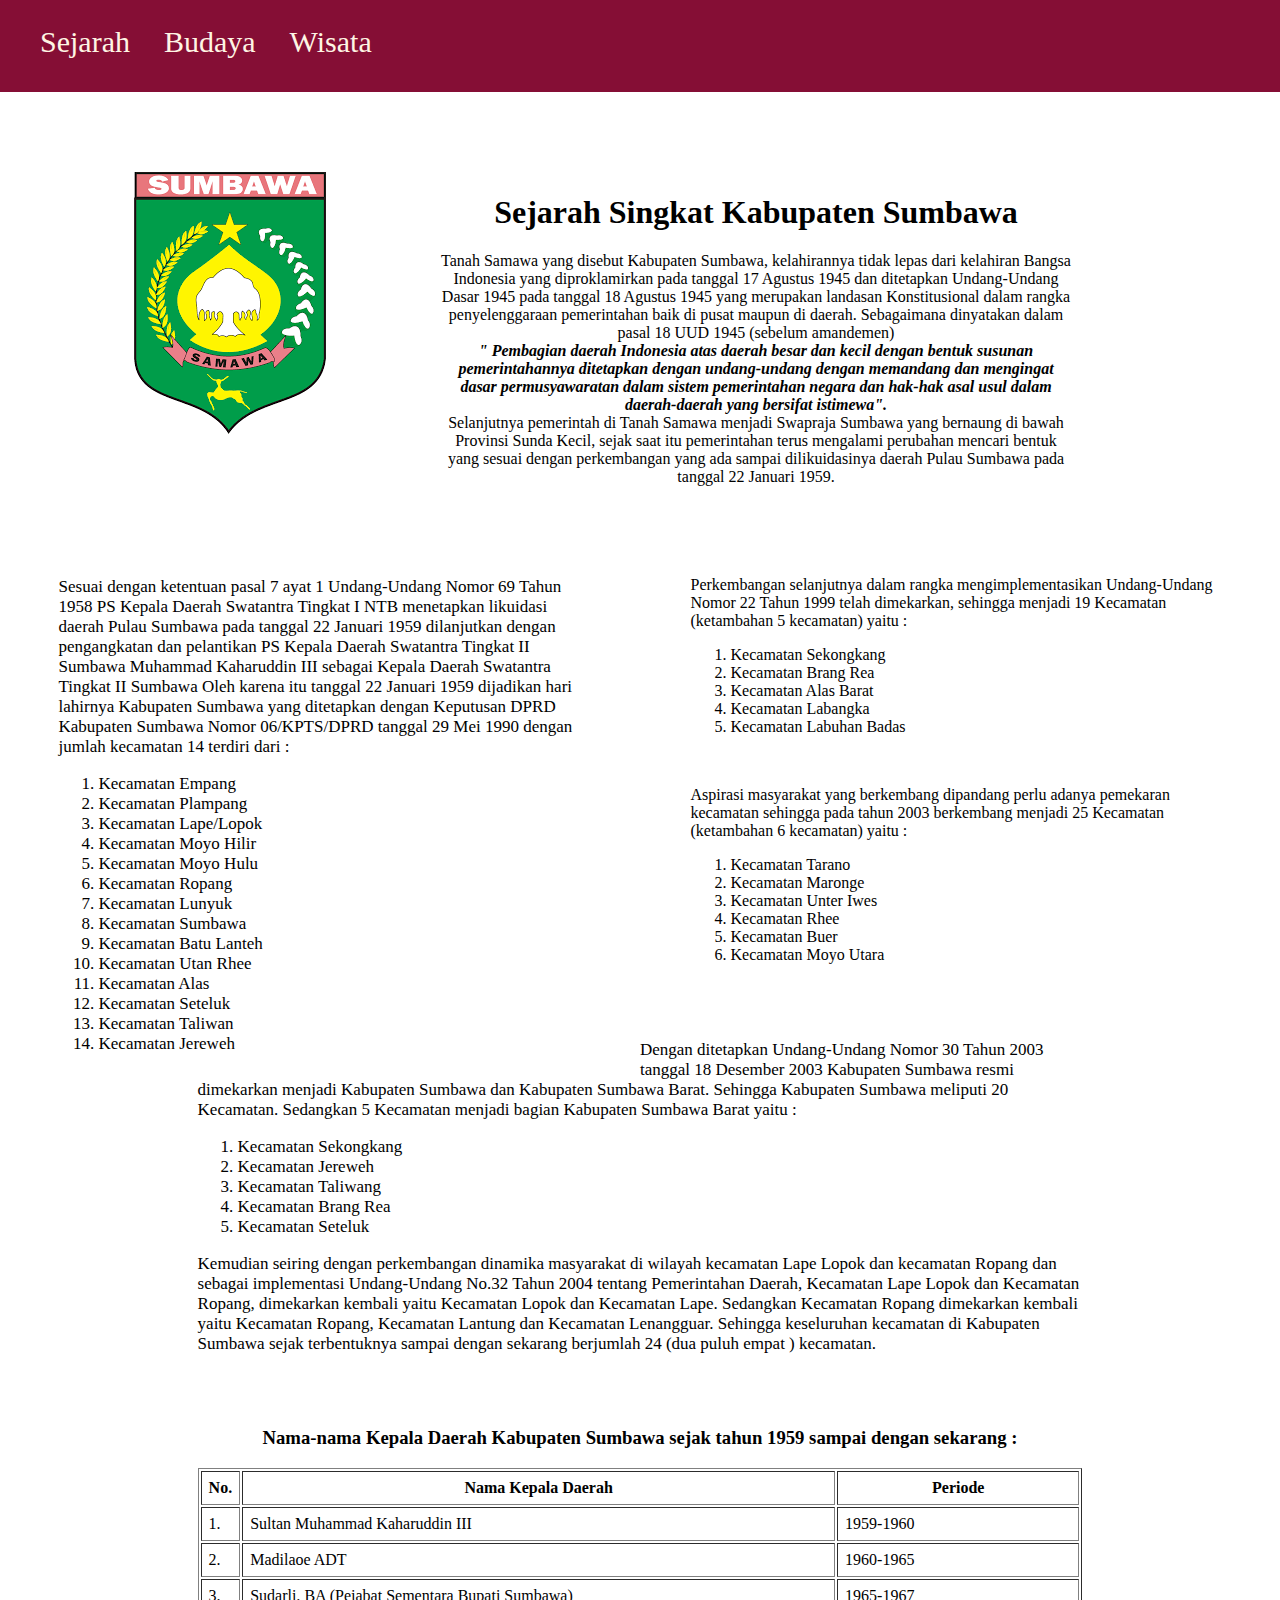
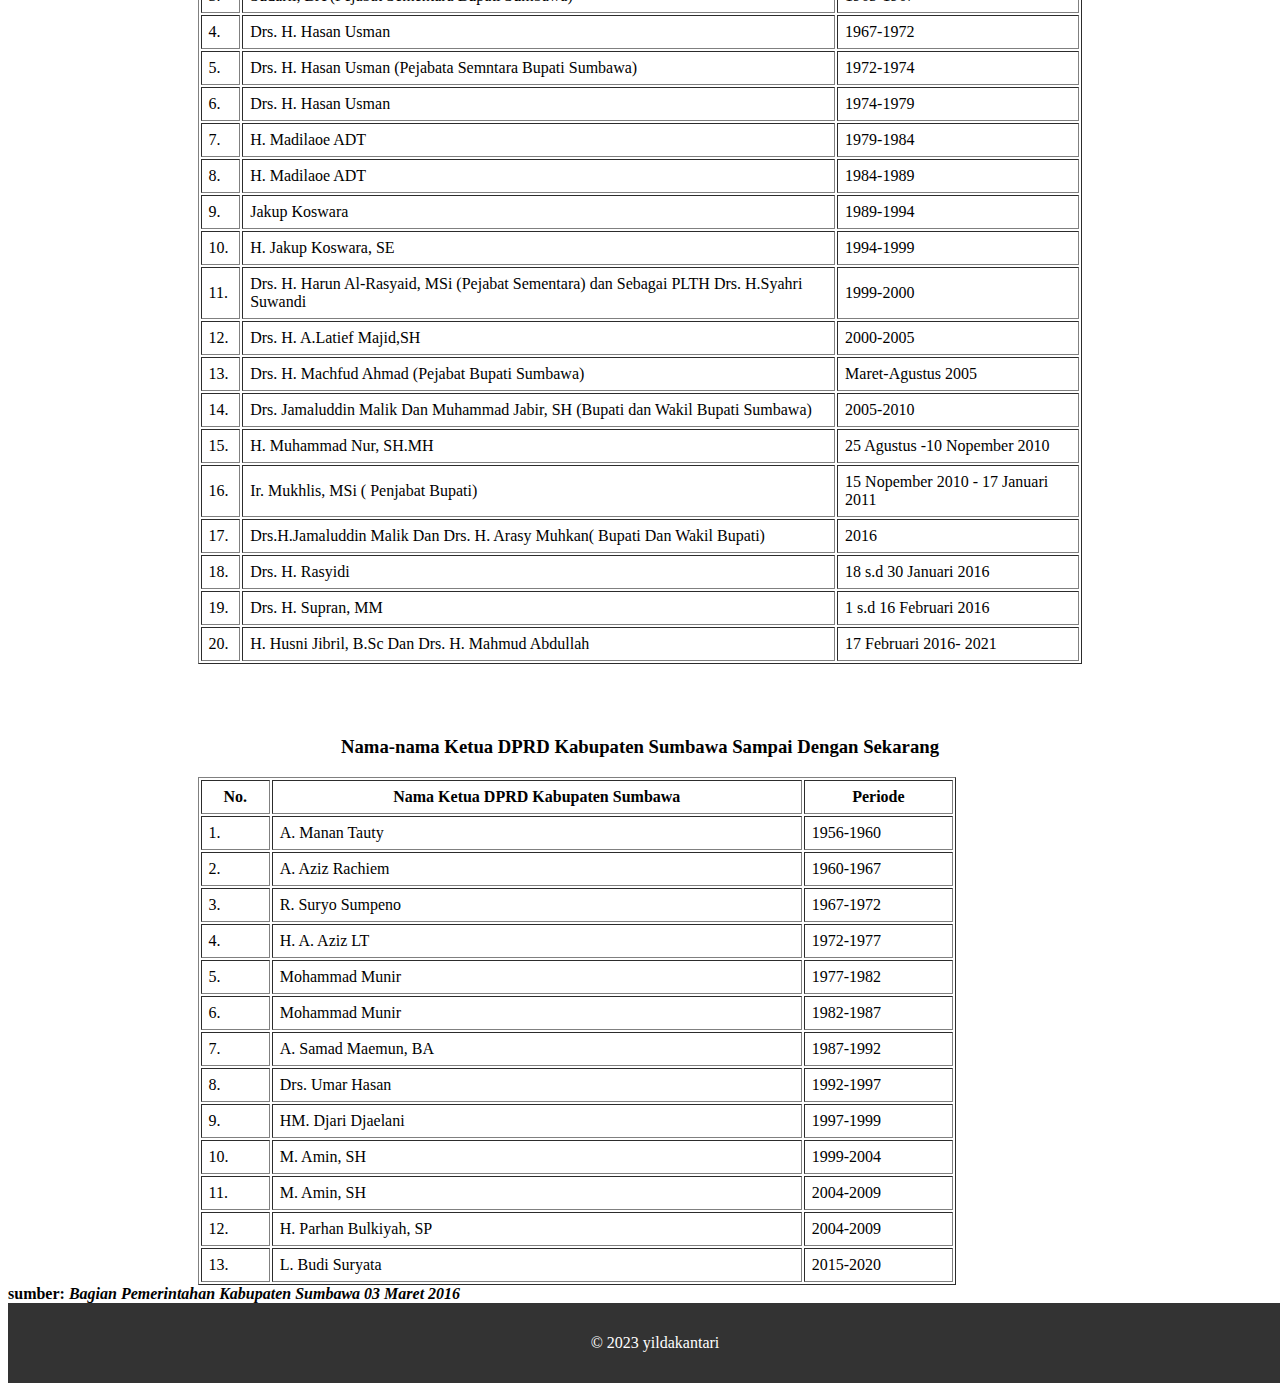
<file: index.html>
<!DOCTYPE html>
<html lang="en">
<head>
    <meta charset="UTF-8">
    <meta name="viewport" content="width=device-width, initial-scale=1.0">
    <title>sejarah</title>
    <link rel="stylesheet" href="assets/css/sejarah.css">
</head>
<body>
    <div class="topbar">
        <a href="index.html">Sejarah</a>
        <a href="budaya.html">Budaya</a>
        <a href="wisata.html">Wisata</a>       
    </div>

    <div class="left">
        <img src="assets/img/lgsbw.png" alt="logo sumbawa">
    </div>

    <div class="right">
        <h1>Sejarah Singkat Kabupaten Sumbawa</h1>
        <p>Tanah Samawa yang disebut Kabupaten Sumbawa, kelahirannya tidak lepas dari kelahiran Bangsa Indonesia yang diproklamirkan pada tanggal 17 Agustus 1945 dan ditetapkan Undang-Undang Dasar 1945 pada tanggal 18 Agustus 1945 yang merupakan landasan Konstitusional dalam rangka penyelenggaraan pemerintahan baik di pusat maupun di daerah. Sebagaimana dinyatakan dalam pasal 18 UUD 1945 (sebelum amandemen) <br> <b><i> " Pembagian daerah Indonesia atas daerah besar dan kecil dengan bentuk susunan pemerintahannya ditetapkan dengan undang-undang dengan memandang dan mengingat dasar permusyawaratan dalam sistem pemerintahan negara dan hak-hak asal usul dalam daerah-daerah yang bersifat istimewa".</i></b><br>Selanjutnya pemerintah di Tanah Samawa menjadi Swapraja Sumbawa yang bernaung di bawah Provinsi Sunda Kecil, sejak saat itu pemerintahan terus mengalami perubahan mencari bentuk yang sesuai dengan perkembangan yang ada sampai dilikuidasinya daerah Pulau Sumbawa pada tanggal 22 Januari 1959.</p>
    </div>

    <br><br><br>

    <article id="article1">
    <p>Sesuai dengan ketentuan pasal 7 ayat 1 Undang-Undang Nomor 69 Tahun 1958 PS Kepala Daerah Swatantra Tingkat I NTB menetapkan likuidasi daerah Pulau Sumbawa pada tanggal 22 Januari 1959 dilanjutkan dengan pengangkatan dan pelantikan PS Kepala Daerah Swatantra Tingkat II Sumbawa Muhammad Kaharuddin III sebagai Kepala Daerah Swatantra Tingkat II Sumbawa Oleh karena itu tanggal 22 Januari 1959 dijadikan hari lahirnya Kabupaten Sumbawa yang ditetapkan dengan Keputusan DPRD Kabupaten Sumbawa Nomor 06/KPTS/DPRD tanggal 29 Mei 1990 dengan jumlah kecamatan 14 terdiri dari :
    <ol>
        <li>Kecamatan Empang</li>
        <li>Kecamatan Plampang</li>
        <li>Kecamatan Lape/Lopok</li>
        <li>Kecamatan Moyo Hilir</li>
        <li>Kecamatan Moyo Hulu</li>
        <li>Kecamatan Ropang</li>
        <li>Kecamatan Lunyuk</li>
        <li>Kecamatan Sumbawa</li>
        <li>Kecamatan Batu Lanteh</li>
        <li>Kecamatan Utan Rhee</li>
        <li>Kecamatan Alas</li>
        <li>Kecamatan Seteluk</li>
        <li>Kecamatan Taliwan</li>
        <li>Kecamatan Jereweh</li>
    </ol>
    </p>
    </article>

    <article id="article2">
        <p>Perkembangan selanjutnya dalam rangka mengimplementasikan Undang-Undang Nomor 22 Tahun 1999 telah dimekarkan, sehingga menjadi 19 Kecamatan (ketambahan 5 kecamatan) yaitu :
            <ol>
                <li>Kecamatan Sekongkang</li>
                <li>Kecamatan Brang Rea</li>
                <li>Kecamatan Alas Barat</li>
                <li>Kecamatan Labangka</li>
                <li>Kecamatan Labuhan Badas</li>
            </ol>
        </p>
        <br>
        <p>Aspirasi masyarakat yang berkembang dipandang perlu adanya pemekaran kecamatan sehingga pada tahun 2003 berkembang menjadi 25 Kecamatan (ketambahan 6 kecamatan) yaitu :
            <ol>
                <li>Kecamatan Tarano</li>
                <li>Kecamatan Maronge</li>
                <li>Kecamatan Unter Iwes</li>
                <li>Kecamatan Rhee</li>
                <li>Kecamatan Buer</li>
                <li>Kecamatan Moyo Utara</li>
            </ol>
        </p>
        <br>
    </article>

    <article id="article3">
        <p>Dengan ditetapkan Undang-Undang Nomor 30 Tahun 2003 tanggal 18 Desember 2003 Kabupaten Sumbawa resmi dimekarkan menjadi Kabupaten Sumbawa dan Kabupaten Sumbawa Barat. Sehingga Kabupaten Sumbawa meliputi 20 Kecamatan. Sedangkan 5 Kecamatan menjadi bagian Kabupaten Sumbawa Barat yaitu :
            <ol>
                <li>Kecamatan Sekongkang</li>
                <li>Kecamatan Jereweh</li>
                <li>Kecamatan Taliwang</li>
                <li>Kecamatan Brang Rea</li>
                <li>Kecamatan Seteluk</li>
            </ol>
        </p>
        <p>Kemudian seiring dengan perkembangan dinamika masyarakat di wilayah kecamatan Lape Lopok dan kecamatan Ropang dan sebagai implementasi Undang-Undang No.32 Tahun 2004 tentang Pemerintahan Daerah, Kecamatan Lape Lopok dan Kecamatan Ropang, dimekarkan kembali yaitu Kecamatan Lopok dan Kecamatan Lape. Sedangkan  Kecamatan Ropang dimekarkan kembali yaitu Kecamatan Ropang,  Kecamatan Lantung  dan  Kecamatan Lenangguar. Sehingga keseluruhan kecamatan di Kabupaten Sumbawa sejak terbentuknya sampai dengan sekarang berjumlah 24 (dua puluh empat ) kecamatan.</p>
    </article>
    <br>

    <div class="table1">
        <h3>Nama-nama Kepala Daerah Kabupaten Sumbawa sejak tahun 1959 sampai dengan sekarang :</h3>
        <table border="1" cellpadding="7px" cellspacing="2px">
            <tr>
                <th>No.</th>
                <th>Nama Kepala Daerah</th>
                <th>Periode</th>
            </tr>
            <tr>
                <td>1.</td>
                <td>Sultan Muhammad Kaharuddin III</td>
                <td>1959-1960</td>
            </tr>
            <tr>
                <td>2.</td>
                <td>Madilaoe ADT</td>
                <td>1960-1965</td>
            </tr>
            <tr>
                <td>3.</td>
                <td>Sudarli, BA (Pejabat Sementara Bupati Sumbawa)</td>
                <td>1965-1967</td>
            </tr>
            <tr>
                <td>4.</td>
                <td>Drs. H. Hasan Usman</td>
                <td>1967-1972</td>
            </tr>
            <tr>
                <td>5.</td>
                <td>Drs. H. Hasan Usman (Pejabata Semntara Bupati Sumbawa)</td>
                <td>1972-1974</td>
            </tr>
            <tr>
                <td>6.</td>
                <td>Drs. H. Hasan Usman</td>
                <td>1974-1979</td>
            </tr>
            <tr>
                <td>7.</td>
                <td>H. Madilaoe ADT</td>
                <td>1979-1984</td>
            </tr>
            <tr>
                <td>8.</td>
                <td>H. Madilaoe ADT</td>
                <td>1984-1989</td>
            </tr>
            <tr>
                <td>9.</td>
                <td>Jakup Koswara</td>
                <td>1989-1994</td>
            </tr>
            <tr>
                <td>10.</td>
                <td>H. Jakup Koswara, SE</td>
                <td>1994-1999</td>
            </tr>
            <tr>
                <td>11.</td>
                <td>Drs. H. Harun Al-Rasyaid, MSi (Pejabat Sementara) dan Sebagai PLTH Drs. H.Syahri Suwandi</td>
                <td>1999-2000</td>
            </tr>
            <tr>
                <td>12.</td>
                <td>Drs. H. A.Latief Majid,SH</td>
                <td>2000-2005</td>
            </tr>
            <tr>
                <td>13.</td>
                <td>Drs. H. Machfud Ahmad (Pejabat Bupati Sumbawa)</td>
                <td>Maret-Agustus 2005</td>
            </tr>
            <tr>
                <td>14.</td>
                <td>Drs. Jamaluddin Malik Dan Muhammad Jabir, SH (Bupati dan Wakil Bupati Sumbawa)</td>
                <td>2005-2010</td>
            </tr>
            <tr>
                <td>15.</td>
                <td> H. Muhammad Nur, SH.MH</td>
                <td>25 Agustus -10 Nopember 2010</td>
            </tr>
            <tr>
                <td>16.</td>
                <td>Ir. Mukhlis, MSi ( Penjabat Bupati)</td>
                <td>15 Nopember 2010 - 17 Januari 2011</td>
            </tr>
            <tr>
                <td>17.</td>
                <td>Drs.H.Jamaluddin Malik Dan Drs. H. Arasy Muhkan( Bupati Dan Wakil Bupati)</td>
                <td>2016</td>
            </tr>
            <tr>
                <td>18.</td>
                <td>Drs. H. Rasyidi</td>
                <td>18 s.d 30 Januari 2016</td>
            </tr>
            <tr>
                <td>19.</td>
                <td>Drs. H. Supran, MM</td>
                <td>1 s.d 16 Februari 2016</td>
            </tr>
            <tr>
                <td>20.</td>
                <td>H. Husni Jibril, B.Sc Dan Drs. H. Mahmud Abdullah</td>
                <td>17 Februari 2016- 2021</td>
            </tr>
        </table>
        </div>
        <br>
        <div class="table2">
        <h3>Nama-nama Ketua DPRD Kabupaten Sumbawa Sampai Dengan Sekarang</h3>
        <table border="1" cellpadding="7px" cellspacing="2px">
            <tr>
                <th>No.</th>
                <th>Nama Ketua DPRD Kabupaten Sumbawa</th>
                <th>Periode</th>
            </tr>
            <tr>
                <td>1.</td>
                <td>A. Manan Tauty</td>
                <td>1956-1960</td>
            </tr>
            <tr>
                <td>2.</td>
                <td>A. Aziz Rachiem</td>
                <td>1960-1967</td>
            </tr>
            <tr>
                <td>3.</td>
                <td>R. Suryo Sumpeno</td>
                <td>1967-1972</td>
            </tr>
            <tr>
                <td>4.</td>
                <td>H. A. Aziz LT</td>
                <td>1972-1977</td>
            </tr>
            <tr>
                <td>5.</td>
                <td>Mohammad Munir</td>
                <td>1977-1982</td>
            </tr>
            <tr>
                <td>6.</td>
                <td>Mohammad Munir</td>
                <td>1982-1987</td>
            </tr>
            <tr>
                <td>7.</td>
                <td>A. Samad Maemun, BA</td>
                <td>1987-1992</td>
            </tr>
            <tr>
                <td>8.</td>
                <td>Drs. Umar Hasan</td>
                <td>1992-1997</td>
            </tr>
            <tr>
                <td>9.</td>
                <td>HM. Djari Djaelani</td>
                <td>1997-1999</td>
            </tr>
            <tr>
                <td>10.</td>
                <td>M. Amin, SH</td>
                <td>1999-2004</td>
            </tr>
            <tr>
                <td>11.</td>
                <td>M. Amin, SH</td>
                <td>2004-2009</td>
            </tr>
            <tr>
                <td>12.</td>
                <td>H. Parhan Bulkiyah, SP</td>
                <td>2004-2009</td>
            </tr>
            <tr>
                <td>13.</td>
                <td>L. Budi Suryata</td>
                <td>2015-2020</td>
            </tr>
        </table>
        <b>sumber: <i>Bagian Pemerintahan Kabupaten Sumbawa 03 Maret 2016</i></b>
        </div>

        <footer>
            <p>&copy; 2023 yildakantari</p>
        </footer>
    

</body>
</html>
</file>
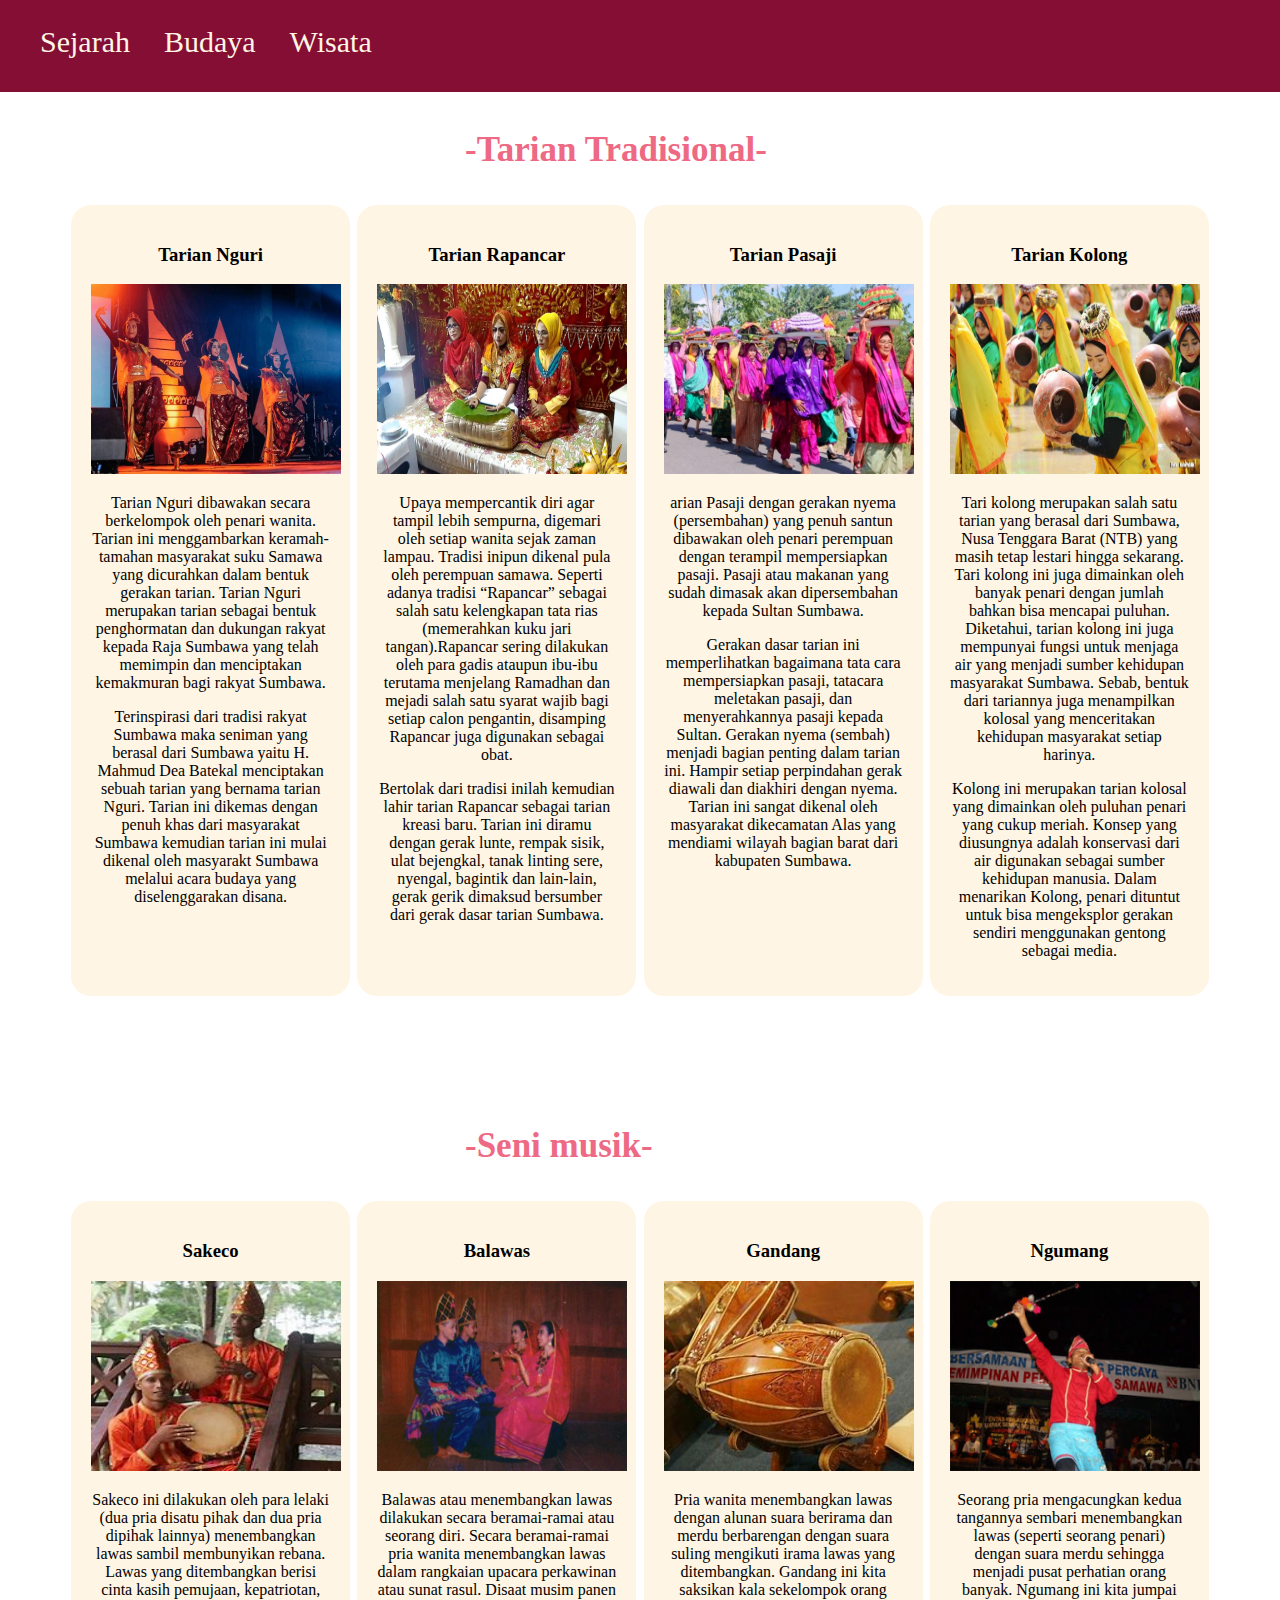
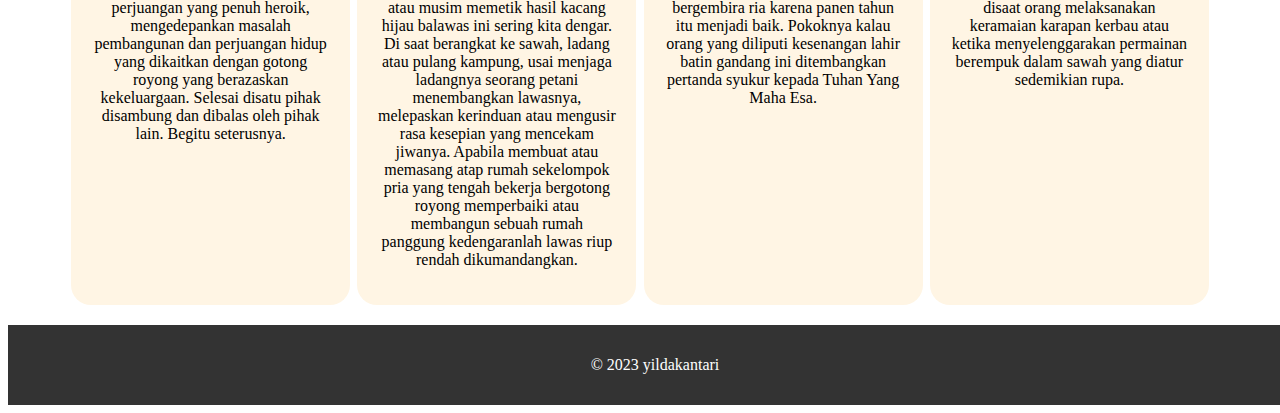
<file: budaya.html>
<!DOCTYPE html>
<html lang="en">
<head>
    <meta charset="UTF-8">
    <meta name="viewport" content="width=device-width, initial-scale=1.0">
    <title>seni dan budaya</title>
    <link rel="stylesheet" href="assets/css/budaya.css">
</head>
<body>
    <div class="topbar">
        <a href="index.html">Sejarah</a>
        <a href="budaya.html">Budaya</a>
        <a href="wisata.html">Wisata</a>       
    </div>
    
    <!-- #tarian tradisional-->
    <h1>-Tarian Tradisional-</h1>
    <div class="tarian-sumbawa">
        <div class="tarian satu">
           <h3>Tarian Nguri</h3>
           <img src="assets/img/nguri.jpg" alt="Tari nguri" title="Tarian Nguri">
           <p>Tarian Nguri dibawakan secara berkelompok oleh penari wanita. Tarian ini menggambarkan keramah-tamahan masyarakat suku Samawa yang dicurahkan dalam bentuk gerakan tarian. Tarian Nguri merupakan tarian sebagai bentuk penghormatan dan dukungan rakyat kepada Raja Sumbawa yang telah memimpin dan menciptakan kemakmuran bagi rakyat Sumbawa.</p>
           <p>Terinspirasi dari tradisi rakyat Sumbawa maka seniman yang berasal dari Sumbawa yaitu H. Mahmud Dea Batekal menciptakan sebuah tarian yang bernama tarian Nguri. Tarian ini dikemas dengan penuh khas dari masyarakat Sumbawa kemudian tarian ini mulai dikenal oleh masyarakt Sumbawa melalui acara budaya yang diselenggarakan disana.</p>
        </div>
        <div class="tarian dua">
           <h3>Tarian Rapancar</h3>
           <img src="assets/img/rapancar.jpg" alt="Tari rapancar" title="Tarian Rapancar">
           <p>Upaya mempercantik diri agar tampil lebih sempurna, digemari oleh setiap wanita sejak zaman lampau. Tradisi inipun dikenal pula oleh perempuan samawa. Seperti adanya tradisi “Rapancar” sebagai salah satu kelengkapan tata rias (memerahkan kuku jari tangan).Rapancar sering dilakukan oleh para gadis ataupun ibu-ibu terutama menjelang Ramadhan dan mejadi salah satu syarat wajib bagi setiap calon pengantin, disamping Rapancar juga digunakan sebagai obat.</p>
           <p>Bertolak dari tradisi inilah kemudian lahir tarian Rapancar sebagai tarian kreasi baru. Tarian ini diramu dengan gerak lunte, rempak sisik, ulat bejengkal, tanak linting sere, nyengal, bagintik dan lain-lain, gerak gerik dimaksud bersumber dari gerak dasar tarian Sumbawa.</p>
        </div>
        <div class="tarian tiga">
           <h3>Tarian Pasaji</h3>
           <img src="assets/img/pasaji.jpg" alt="Tarian Pasaji" title="Tarian Pasaji">
           <p>arian Pasaji dengan gerakan nyema (persembahan) yang penuh santun dibawakan oleh penari perempuan dengan terampil mempersiapkan pasaji. Pasaji atau makanan yang sudah dimasak akan dipersembahan kepada Sultan Sumbawa.</p>
           <p>Gerakan dasar tarian ini memperlihatkan bagaimana tata cara mempersiapkan pasaji, tatacara meletakan pasaji, dan menyerahkannya pasaji kepada Sultan. Gerakan nyema (sembah) menjadi bagian penting dalam tarian ini. Hampir setiap perpindahan gerak diawali dan diakhiri dengan nyema. Tarian ini sangat dikenal oleh masyarakat dikecamatan Alas yang mendiami wilayah bagian barat dari kabupaten Sumbawa.</p>
        </div>
        <div class="tarian empat">
           <h3>Tarian Kolong</h3>
           <img src="assets/img/kolong.jpg" alt="Tarian Kolong" title="Tarian Kolong">
           <p>Tari kolong merupakan salah satu tarian yang berasal dari Sumbawa, Nusa Tenggara Barat (NTB) yang masih tetap lestari hingga sekarang. Tari kolong ini juga dimainkan oleh banyak penari dengan jumlah bahkan bisa mencapai puluhan. Diketahui, tarian kolong ini juga mempunyai fungsi untuk menjaga air yang menjadi sumber kehidupan masyarakat Sumbawa. Sebab, bentuk dari tariannya juga menampilkan kolosal yang menceritakan kehidupan masyarakat setiap harinya.</p>
           <p>Kolong ini merupakan tarian kolosal yang dimainkan oleh puluhan penari yang cukup meriah. Konsep yang diusungnya adalah konservasi dari air digunakan sebagai sumber kehidupan manusia. Dalam menarikan Kolong, penari dituntut untuk bisa mengeksplor gerakan sendiri menggunakan gentong sebagai media.</p>
        </div>
   </div>

   <!--#seni musik-->
   <h1>-Seni musik-</h1>
   <div class="musik-sumbawa">
    <div class="musik satu">
       <h3>Sakeco</h3>
       <img src="assets/img/sakeco.jpg" alt="Sakeco" title="Sakeco">
       <p>Sakeco ini dilakukan oleh para lelaki (dua pria disatu pihak dan dua pria dipihak lainnya) menembangkan lawas sambil membunyikan rebana. Lawas yang ditembangkan berisi cinta kasih pemujaan, kepatriotan, perjuangan yang penuh heroik, mengedepankan masalah pembangunan dan perjuangan hidup yang dikaitkan dengan gotong royong yang berazaskan kekeluargaan. Selesai disatu pihak disambung dan dibalas oleh pihak lain. Begitu seterusnya.</p>
    </div>
    <div class="musik dua">
       <h3>Balawas</h3>
       <img src="assets/img/balawas.jpg" alt="Balawas" title="Balawas">
       <p>Balawas atau menembangkan lawas dilakukan secara beramai-ramai atau seorang diri. Secara beramai-ramai pria wanita menembangkan lawas dalam rangkaian upacara perkawinan atau sunat rasul. Disaat musim panen atau musim memetik hasil kacang hijau balawas ini sering kita dengar. Di saat berangkat ke sawah, ladang atau pulang kampung, usai menjaga ladangnya seorang petani menembangkan lawasnya, melepaskan kerinduan atau mengusir rasa kesepian yang mencekam jiwanya. Apabila membuat atau memasang atap rumah sekelompok pria yang tengah bekerja bergotong royong memperbaiki atau membangun sebuah rumah panggung kedengaranlah lawas riup rendah dikumandangkan.</p>
    </div>
    <div class="musik tiga">
       <h3>Gandang</h3>
       <img src="assets/img/gandang.jpg" alt="Gandang" title="Gandang">
       <p>Pria wanita menembangkan lawas dengan alunan suara berirama dan merdu berbarengan dengan suara suling mengikuti irama lawas yang ditembangkan. Gandang ini kita saksikan kala sekelompok orang bergembira ria karena panen tahun itu menjadi baik. Pokoknya kalau orang yang diliputi kesenangan lahir batin gandang ini ditembangkan pertanda syukur kepada Tuhan Yang Maha Esa.</p>
    </div>
    <div class="musik empat">
       <h3>Ngumang</h3>
       <img src="assets/img/ngumang.jpg" alt="Ngumang" title="Ngumang">
       <p>Seorang pria mengacungkan kedua tangannya sembari menembangkan lawas (seperti seorang penari) dengan suara merdu sehingga menjadi pusat perhatian orang banyak. Ngumang ini kita jumpai disaat orang melaksanakan keramaian karapan kerbau atau ketika menyelenggarakan permainan berempuk dalam sawah yang diatur sedemikian rupa.</p>
    </div>
</div>

<footer>
    <p>&copy; 2023 yildakantari</p>
</footer>


</body>
</html>
</file>
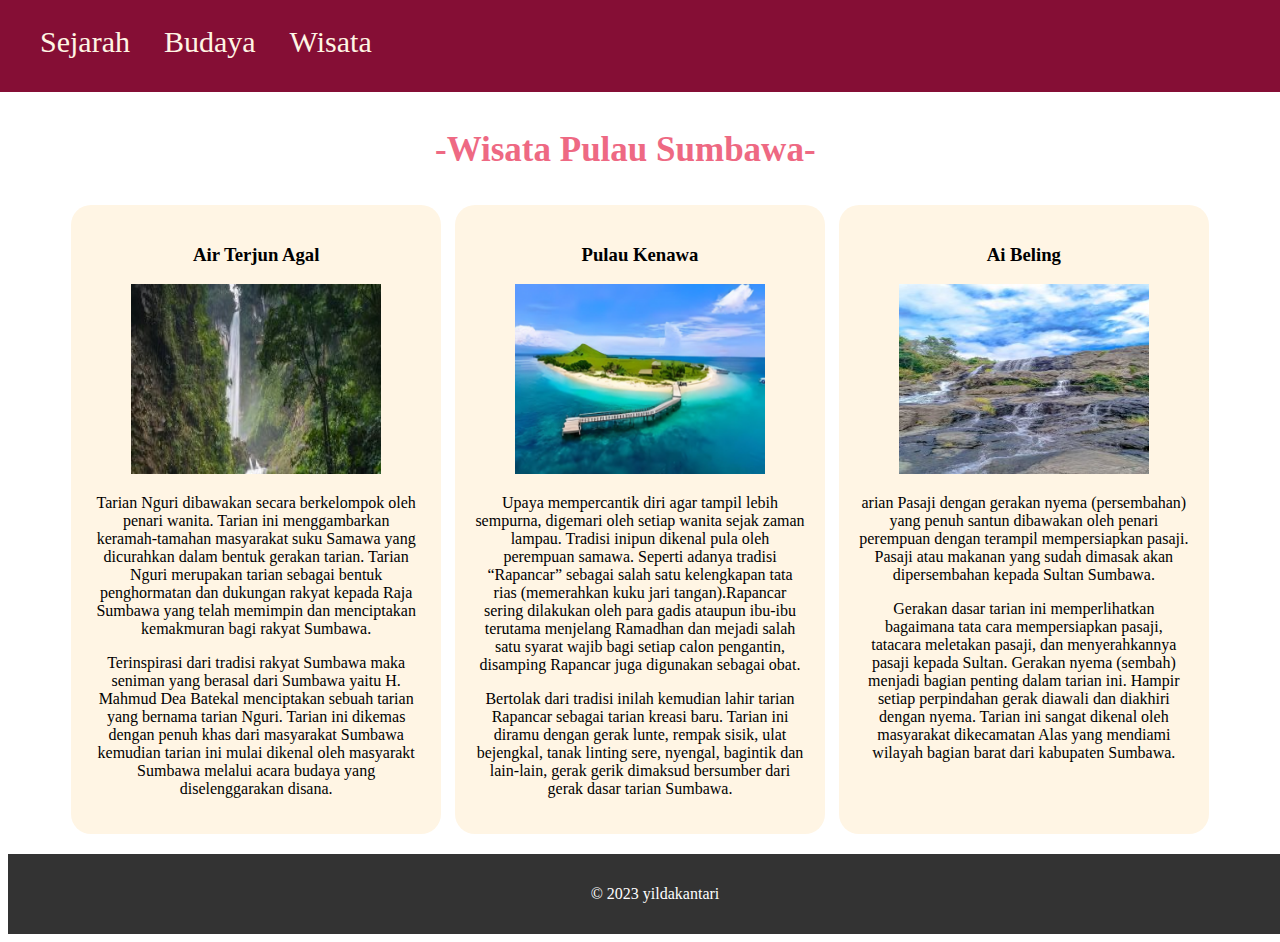
<file: wisata.html>
<!DOCTYPE html>
<html lang="en">
<head>
    <meta charset="UTF-8">
    <meta name="viewport" content="width=device-width, initial-scale=1.0">
    <title>wisata</title>
    <link rel="stylesheet" href="assets/css/wisata.css">
</head>
<body>
    <body>
        <div class="topbar">
            <a href="index.html">Sejarah</a>
            <a href="budaya.html">Budaya</a>
            <a href="wisata.html">Wisata</a>       
     </div>
     <h1>-Wisata Pulau Sumbawa-</h1>
    <div class="wisata-sumbawa">
        <div class="wisata satu">
           <h3>Air Terjun Agal</h3>
           <img src="assets/img/w1.jpg" alt="Air Terjun Agal" title="Air Terjun Agal">
           <p>Tarian Nguri dibawakan secara berkelompok oleh penari wanita. Tarian ini menggambarkan keramah-tamahan masyarakat suku Samawa yang dicurahkan dalam bentuk gerakan tarian. Tarian Nguri merupakan tarian sebagai bentuk penghormatan dan dukungan rakyat kepada Raja Sumbawa yang telah memimpin dan menciptakan kemakmuran bagi rakyat Sumbawa.</p>
           <p>Terinspirasi dari tradisi rakyat Sumbawa maka seniman yang berasal dari Sumbawa yaitu H. Mahmud Dea Batekal menciptakan sebuah tarian yang bernama tarian Nguri. Tarian ini dikemas dengan penuh khas dari masyarakat Sumbawa kemudian tarian ini mulai dikenal oleh masyarakt Sumbawa melalui acara budaya yang diselenggarakan disana.</p>
        </div>
        <div class="wisata dua">
           <h3>Pulau Kenawa</h3>
           <img src="assets/img/w2.png" alt="Pulau Kenawa" title="Pulau Kenawa">
           <p>Upaya mempercantik diri agar tampil lebih sempurna, digemari oleh setiap wanita sejak zaman lampau. Tradisi inipun dikenal pula oleh perempuan samawa. Seperti adanya tradisi “Rapancar” sebagai salah satu kelengkapan tata rias (memerahkan kuku jari tangan).Rapancar sering dilakukan oleh para gadis ataupun ibu-ibu terutama menjelang Ramadhan dan mejadi salah satu syarat wajib bagi setiap calon pengantin, disamping Rapancar juga digunakan sebagai obat.</p>
           <p>Bertolak dari tradisi inilah kemudian lahir tarian Rapancar sebagai tarian kreasi baru. Tarian ini diramu dengan gerak lunte, rempak sisik, ulat bejengkal, tanak linting sere, nyengal, bagintik dan lain-lain, gerak gerik dimaksud bersumber dari gerak dasar tarian Sumbawa.</p>
        </div>
        <div class="wisata tiga">
           <h3>Ai Beling</h3>
           <img src="assets/img/w3.jpg" alt="Ai Beling" title="Ai Beling">
           <p>arian Pasaji dengan gerakan nyema (persembahan) yang penuh santun dibawakan oleh penari perempuan dengan terampil mempersiapkan pasaji. Pasaji atau makanan yang sudah dimasak akan dipersembahan kepada Sultan Sumbawa.</p>
           <p>Gerakan dasar tarian ini memperlihatkan bagaimana tata cara mempersiapkan pasaji, tatacara meletakan pasaji, dan menyerahkannya pasaji kepada Sultan. Gerakan nyema (sembah) menjadi bagian penting dalam tarian ini. Hampir setiap perpindahan gerak diawali dan diakhiri dengan nyema. Tarian ini sangat dikenal oleh masyarakat dikecamatan Alas yang mendiami wilayah bagian barat dari kabupaten Sumbawa.</p>
        </div>
    </div>

    <footer>
        <p>&copy; 2023 yildakantari</p>
    </footer>

</body>
</html>
</file>
<file: assets/css/sejarah.css>
.topbar {
    position: fixed;
    top: 0px;
    left: 0px;
    width: 100%;
    height: 42px;
    background-color: #850E35;
    padding: 25px;
    padding-top: 25px;
    padding-bottom: 25px;
}

.topbar a {
    color: #FFF5E4;
    font-size: 30px;
    text-decoration: none;
    margin: 15px;
}

.topbar a:hover {
    color: #aca78f;
}


.left {
    float: left;
    width:17%;
    padding-top: 13%;
    padding-left: 10%;
    padding-bottom: 20px;
}

.right {
    float: right;
    width: 50%;
    text-align: center;
    padding-top: 13%;
    padding-right: 200px;
    padding-bottom: 20px;
}

#article1{
    float: left;
    width: 42%;
    padding-top: 3%;
    padding-left: 4%;
    padding-right: 4%;
    font-size: 17px;
}

#article2{
    float: left;
    width: 42%;
    padding-top: 3%;
    padding-left: 4%;
    padding-right: 4%;
}

#article3{
    width: 70%;
    padding-top: 26%;
    padding-bottom: 20px;
    padding-left: 15%;
    padding-right: 15%; 
    font-size: 17px;
    margin-top: 50%;
}

h3{
    text-align: center;
}

.table1{
    padding-left: 15%;
    padding-right: 15%;
    padding-bottom: 35px;
}

.table2 table{
   margin-left: 15%;
   margin-right: 15%;
    width: 60%;
}


footer {
    background-color: #333; 
    color: #fff; 
    text-align: center; 
    padding: 15px;
    width: 100%;
}
</file>
<file: assets/css/budaya.css>
.topbar {
    position: fixed;
    top: 0px;
    left: 0px;
    width: 100%;
    height: 42px;
    background-color: #850E35;
    padding: 25px;
    padding-top: 25px;
    padding-bottom: 25px;
}

.topbar a {
    color: #FFF5E4;
    font-size: 30px;
    text-decoration: none;
    margin: 15px;
}

.topbar a:hover {
    color: #aca78f;
}


h1{
    margin-top: 120px;
    color: #EE6983;
    border-radius: 10PX;
    margin-left: auto;
    margin-right: auto;
    width: 350px;
    padding: 10px;
    font-size: 35px;
}

/* tarian sumbawa */
.tarian-sumbawa{
    width: 90%;
    display: flex;
    justify-content: space-between;
    margin: 20px auto;
    text-align: center; 
    margin-top: 25px;
}

.tarian {
    width: 21%;
    padding: 20px;
    border-radius: 20px;
}

.tarian.satu{ background-color: #FFF5E4; }
.tarian.dua{ background-color: #FFF5E4; }
.tarian.tiga{ background-color: #FFF5E4; }
.tarian.empat{ background-color: #FFF5E4; }

.tarian-sumbawa img{
    width: 250px;
    height: 190px;
}

/* seni musik sumbawa */
.musik-sumbawa{
    width: 90%;
    display: flex;
    justify-content: space-between;
    margin: 20px auto;
    text-align: center; 
    margin-top: 25px;
}

.musik {
    width: 21%;
    padding: 20px;
    border-radius: 20px;
}

.musik.satu{ background-color: #FFF5E4; }
.musik.dua{ background-color: #FFF5E4; }
.musik.tiga{ background-color: #FFF5E4; }
.musik.empat{ background-color: #FFF5E4; }

.musik-sumbawa img{
    width: 250px;
    height: 190px;
}

footer {
    background-color: #333; 
    color: #fff; 
    text-align: center; 
    padding: 15px;
    width: 100%;
}
</file>
<file: assets/css/wisata.css>
.topbar {
    position: fixed;
    top: 0px;
    left: 0px;
    width: 100%;
    height: 42px;
    background-color: #850E35;
    padding: 25px;
    padding-top: 25px;
    padding-bottom: 25px;
}

.topbar a {
    color: #FFF5E4;
    font-size: 30px;
    text-decoration: none;
    margin: 15px;
}

.topbar a:hover {
    color: #aca78f;
}


h1{
    margin-top: 120px;
    color: #EE6983;
    border-radius: 10PX;
    margin-left: auto;
    margin-right: auto;
    width: 410px;
    padding: 10px;
    font-size: 35px;
}

.wisata-sumbawa{
    width: 90%;
    display: flex;
    justify-content: space-between;
    margin: 20px auto;
    text-align: center; 
    margin-top: 25px;
}

.wisata {
    width: 29%;
    padding: 20px;
    border-radius: 20px;
}

.wisata.satu{ background-color: #FFF5E4; }
.wisata.dua{ background-color: #FFF5E4; }
.wisata.tiga{ background-color: #FFF5E4; }
.wisata-sumbawa img{
    width: 250px;
    height: 190px;
}

footer {
    background-color: #333; 
    color: #fff; 
    text-align: center; 
    padding: 15px;
    width: 100%;
}
</file>
